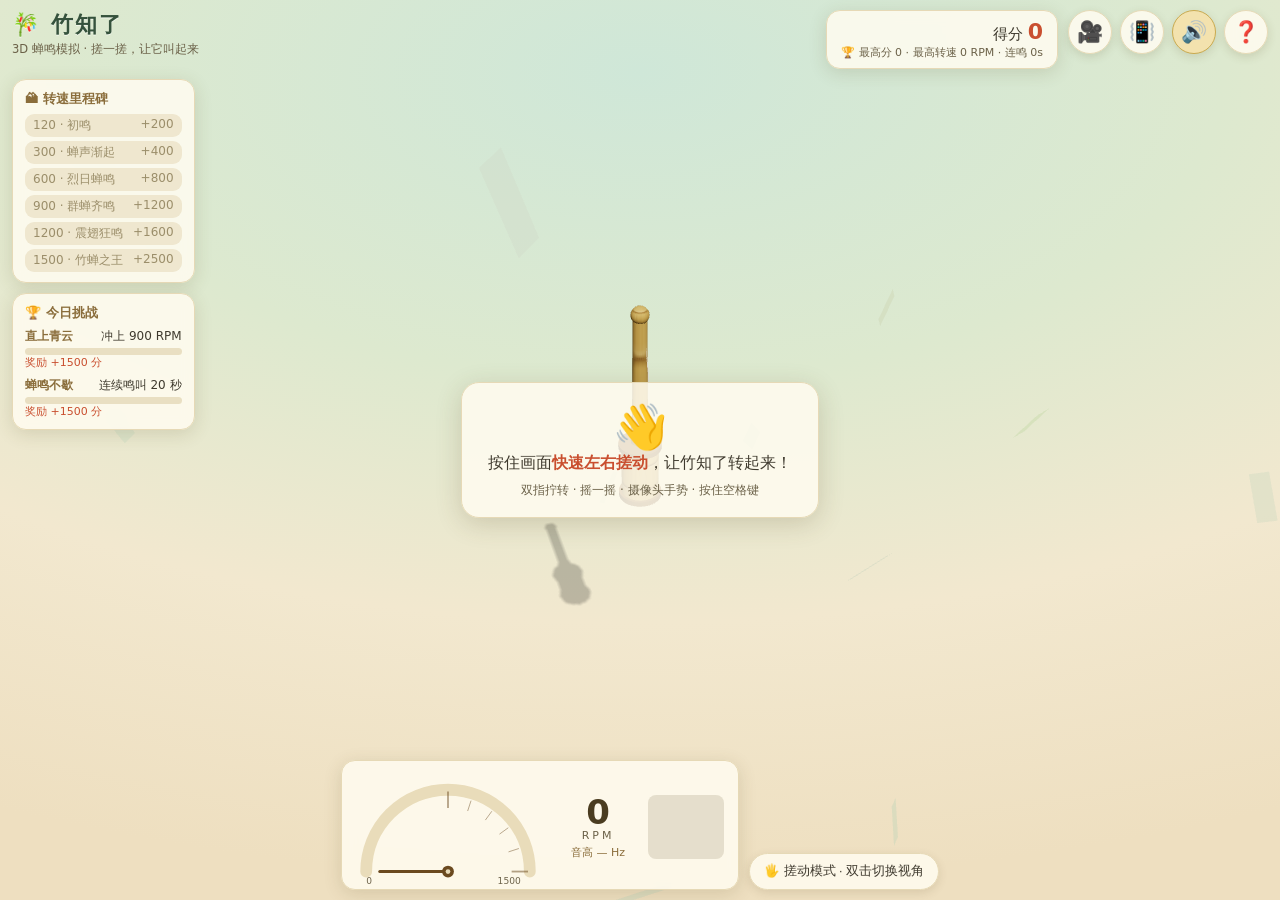
<file: index.html>
<!DOCTYPE html>
<html lang="zh-CN">
<head>
<meta charset="UTF-8" />
<meta name="viewport" content="width=device-width, initial-scale=1, maximum-scale=1, user-scalable=no, viewport-fit=cover" />
<meta name="theme-color" content="#3e5c46" />
<title>竹知了 · 3D 蝉鸣模拟器</title>
<link rel="icon" href="data:image/svg+xml,%3Csvg xmlns='http://www.w3.org/2000/svg' viewBox='0 0 100 100'%3E%3Ctext y='0.9em' font-size='90'%3E%F0%9F%8E%8B%3C/text%3E%3C/svg%3E" />
<link rel="stylesheet" href="css/style.css" />
<script type="importmap">
{
  "imports": {
    "three": "./js/vendor/three.module.js",
    "three/addons/": "./js/vendor/",
    "three/addons/controls/OrbitControls.js": "./js/vendor/OrbitControls.js"
  }
}
</script>
</head>
<body>
<div id="app">
  <canvas id="gl"></canvas>

  <div id="hud">
    <header id="topbar">
      <div id="title">
        <h1>🎋 竹知了</h1>
        <p>3D 蝉鸣模拟 · 搓一搓，让它叫起来</p>
      </div>

      <div id="scoreCard" class="card">
        <div class="score-line">得分 <b id="score">0</b></div>
        <div class="sub" id="bestLine">🏆 最高分 0 · 最高转速 0 RPM</div>
      </div>

      <div id="ctrlBtns">
        <button id="btnCam" class="icon-btn" title="摄像头手势控制">🎥</button>
        <button id="btnShake" class="icon-btn" title="摇一摇（手机）">📳</button>
        <button id="btnSound" class="icon-btn on" title="静音">🔊</button>
        <button id="btnHelp" class="icon-btn" title="玩法说明">❓</button>
      </div>
    </header>

    <aside id="col-left">
      <div id="cardMiles" class="card">
        <h2>🏔 转速里程碑</h2>
        <ul id="milestones"></ul>
      </div>
      <div id="cardChal" class="card">
        <h2>🏆 今日挑战</h2>
        <div id="challenges"></div>
      </div>
    </aside>

    <aside id="col-right">
      <div id="handBox" class="card hidden">
        <video id="handVideo" playsinline muted></video>
        <canvas id="handCv" width="160" height="120"></canvas>
        <span id="handStatus" class="dot"></span>
        <span id="handLabel">手势识别</span>
      </div>
    </aside>

    <footer id="bottombar">
      <div id="gaugeCard" class="card">
        <svg id="gauge" viewBox="0 0 220 132" aria-label="转速表">
          <defs>
            <linearGradient id="gaugeGrad" x1="0" y1="0" x2="1" y2="0">
              <stop offset="0%" stop-color="#3f8f4f"/>
              <stop offset="55%" stop-color="#d8a522"/>
              <stop offset="100%" stop-color="#c94f2f"/>
            </linearGradient>
          </defs>
          <path d="M 20 115 A 90 90 0 0 1 200 115" fill="none" stroke="#e9dcba" stroke-width="13" stroke-linecap="round"/>
          <path id="gaugeArcFill" d="M 20 115 A 90 90 0 0 1 200 115" fill="none" stroke="url(#gaugeGrad)" stroke-width="13" stroke-linecap="round"
                stroke-dasharray="282.75" stroke-dashoffset="282.75"/>
          <g id="gaugeTicks"></g>
          <g id="gaugeNeedle" transform="rotate(-90 110 115)">
            <line x1="110" y1="115" x2="110" y2="40" stroke="#6b4a1f" stroke-width="3.4" stroke-linecap="round"/>
            <circle cx="110" cy="115" r="6.5" fill="#6b4a1f"/>
            <circle cx="110" cy="115" r="2.6" fill="#e9dcba"/>
          </g>
          <text x="20" y="129" class="g-label">0</text>
          <text x="190" y="129" class="g-label" text-anchor="end">1500</text>
        </svg>
        <div id="gaugeText">
          <div id="rpmVal">0</div>
          <div class="unit">RPM</div>
          <div id="hzVal">音高 — Hz</div>
        </div>
        <canvas id="fft" width="76" height="64"></canvas>
      </div>

      <div id="combo" class="card hidden">🔥 连鸣 <b id="comboTime">0.0</b>s <span id="mult">×1</span></div>
      <button id="modeChip" class="chip">🖐 搓动模式 · 双击切换视角</button>
    </footer>
  </div>

  <div id="hint">
    <div class="hint-card">
      <div class="hand">👋</div>
      按住画面<b>快速左右搓动</b>，让竹知了转起来！
      <div class="hint-sub">双指拧转 · 摇一摇 · 摄像头手势 · 按住空格键</div>
    </div>
  </div>

  <div id="toasts"></div>
  <div id="flash" class="hidden"></div>
  <div id="confetti"></div>
  <div id="errbox" class="hidden"></div>

  <div id="helpModal" class="modal hidden">
    <div class="modal-card">
      <button id="btnCloseHelp" class="icon-btn">✕</button>
      <h1>🎋 竹知了 · 玩法与原理</h1>

      <section>
        <h2>🧸 这是什么</h2>
        <p>竹知了是中国传统发声玩具：一截竹筒，一端蒙上竹膜或牛皮纸，膜中央开小孔；
        棉线穿过小孔，一头系在筒内的横签上，另一头系在竹柄上。
        搓动/甩动竹柄，棉线绞动带动竹筒绕线轴高速旋转，
        <b>棉线与膜孔边缘摩擦 → 膜振动 → 竹筒共鸣放大</b>，发出类似蝉鸣的“哇哇”声。</p>
        <svg id="diagram" viewBox="0 0 320 150" role="img" aria-label="竹知了构造图">
          <line x1="52" y1="18" x2="52" y2="128" stroke="#8a6d3b" stroke-width="8" stroke-linecap="round"/>
          <text x="30" y="78" class="dg">竹柄</text>
          <path d="M 52 20 C 96 44, 118 96, 168 118" fill="none" stroke="#b9a77e" stroke-width="3" stroke-dasharray="6 4"/>
          <text x="98" y="64" class="dg">棉线</text>
          <g transform="translate(150,104) rotate(-24)">
            <rect x="-74" y="-24" width="148" height="48" rx="10" fill="#d8b45f" stroke="#8a6a33" stroke-width="2"/>
            <rect x="-74" y="-18" width="148" height="6" fill="#a07c3c" opacity=".55"/>
            <rect x="-74" y="12" width="148" height="6" fill="#a07c3c" opacity=".55"/>
            <ellipse cx="74" cy="0" rx="9" ry="24" fill="#2b2012"/>
            <circle cx="-74" cy="0" r="24" fill="#dcc28d" stroke="#8a6a33" stroke-width="2"/>
            <circle cx="-74" cy="0" r="5" fill="#2b2012"/>
            <circle cx="-74" cy="0" r="2.4" fill="#dcc28d"/>
          </g>
          <text x="216" y="30" class="dg">膜(竹片/牛皮纸)</text>
          <text x="216" y="46" class="dg">中央小孔 + 棉线</text>
          <text x="216" y="118" class="dg">竹筒(共鸣腔)</text>
          <text x="216" y="134" class="dg">开口端</text>
          <line x1="216" y1="52" x2="206" y2="82" stroke="#8a6d3b" stroke-width="1" marker-end=""/>
          <line x1="216" y1="108" x2="202" y2="112" stroke="#8a6d3b" stroke-width="1"/>
        </svg>
      </section>

      <section>
        <h2>🎮 怎么玩</h2>
        <ul class="how">
          <li><b>🖐 搓动</b>：按住画面（或按住竹知了附近）快速左右来回搓 —— 搓得越快转得越快，叫得越响。</li>
          <li><b>🤏 双指拧转</b>（触屏）：两根手指在屏幕上像搓木柄一样拧。</li>
          <li><b>📳 摇一摇</b>：摇动手机，点“📳”按钮开启（iPhone 需授权）。</li>
          <li><b>🎥 摄像头手势</b>：点“🎥”开启，单手在镜头前快速左右摆动，或双手做“搓手”动作。</li>
          <li><b>⌨️ 键盘</b>：按住 <kbd>空格</kbd> / <kbd>←</kbd> / <kbd>→</kbd> 自动搓动。</li>
          <li><b>🔭 视角</b>：双击画面或右键拖动旋转视角；点底部“模式”按钮切换，视角模式下可拖动旋转、滚轮缩放，细看竹节与结构。</li>
        </ul>
      </section>

      <section>
        <h2>🔊 声音与物理（和真玩具一样）</h2>
        <ul class="how">
          <li>搓动给竹筒一个<b>初始角速度</b>，之后受<b>空气阻力</b>（∝转速²）与棉线摩擦影响自然衰减 —— 不搓就会慢慢停下。</li>
          <li>音调、响度由<b>实时转速连续驱动</b>：转速越高，摩擦频率越高 → 音调越高、越响；转速降下来，声音自然衰弱消失。</li>
          <li>转速快时离心力把竹筒甩起绕圈（锥摆），转速慢时垂下来摇摆。</li>
          <li>声音全部由 <b>Web Audio API 实时合成</b>（锯齿波 + 摩擦噪声 + 竹筒共鸣滤波），没有任何录音文件。</li>
        </ul>
      </section>

      <section>
        <h2>🏆 挑战规则</h2>
        <ul class="how">
          <li><b>转速里程碑</b>：120「初鸣」→ 300「蝉声渐起」→ 600「烈日蝉鸣」→ 900「群蝉齐鸣」→ 1200「震翅狂鸣」→ 1500「竹蝉之王」，首次达到有加分。</li>
          <li><b>连续鸣叫</b>：持续鸣叫每 4 秒倍率 +1（最高 ×8）；中断超过 1.5 秒倍率归零。</li>
          <li><b>今日挑战</b>：冲上 900 RPM / 连续鸣叫 20 秒，各奖 1500 分。</li>
          <li><b>纪录</b>：最高分、最高转速、最长连鸣保存在本机浏览器中。</li>
        </ul>
      </section>

      <p class="foot">构造与发声原理参考：百度百科《竹知了》、国立中山大学物理演示《竹蟬的聲學》、旋转气鸣器（bullroarer）声学研究 —— 音调随转速升高。</p>
      <button id="btnGotIt" class="primary">开始玩！</button>
    </div>
  </div>
</div>
<script>
  // 早期错误捕获（若 CDN/模块加载失败也能看到提示）
  window.addEventListener('error', function (e) {
    var el = document.getElementById('errbox');
    if (el) { el.hidden = false; el.textContent += 'JS: ' + (e.message || e.type) + ' ｜ '; }
  });
  window.addEventListener('unhandledrejection', function (e) {
    var el = document.getElementById('errbox');
    if (el) { el.hidden = false; el.textContent += '异步: ' + (e.reason && e.reason.message || e.reason) + ' ｜ '; }
  });
</script>
<script type="module" src="js/main.js"></script>
</body>
</html>
</file>
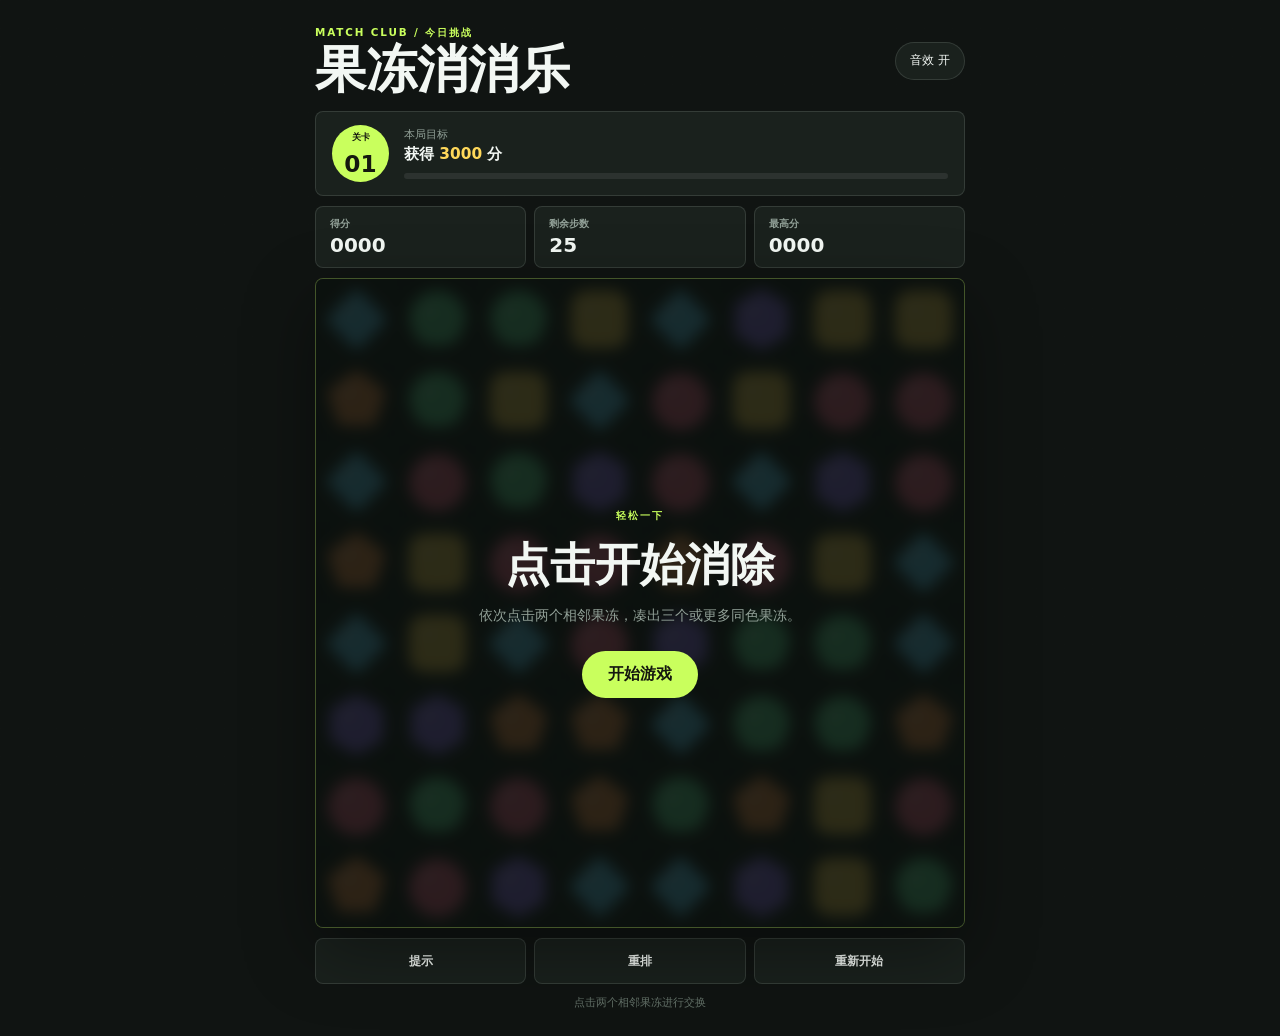
<file: guodong/index.html>
<!doctype html>
<html lang="zh-CN">
<head>
  <meta charset="UTF-8">
  <meta name="viewport" content="width=device-width, initial-scale=1, maximum-scale=1, user-scalable=no, viewport-fit=cover">
  <meta name="theme-color" content="#101412">
  <title>果冻消消乐</title>
  <link rel="stylesheet" href="style.css">
</head>
<body>
  <main class="game-shell">
    <header class="topbar">
      <div>
        <p class="eyebrow">MATCH CLUB / 今日挑战</p>
        <h1>果冻消消乐</h1>
      </div>
      <button id="soundButton" class="pill-button" type="button">音效 开</button>
    </header>

    <section class="mission" aria-label="关卡目标">
      <div class="level-badge"><span>关卡</span><strong>01</strong></div>
      <div class="mission-copy">
        <span>本局目标</span>
        <strong>获得 <b id="targetScore">3000</b> 分</strong>
        <div class="progress"><i id="progressBar"></i></div>
      </div>
    </section>

    <section class="stats" aria-label="游戏数据">
      <div><span>得分</span><strong id="score">0000</strong></div>
      <div><span>剩余步数</span><strong id="moves">25</strong></div>
      <div><span>最高分</span><strong id="best">0000</strong></div>
    </section>

    <section id="boardWrap" class="board-wrap">
      <canvas id="game" width="640" height="640" aria-label="消消乐游戏棋盘"></canvas>
      <div id="combo" class="combo" aria-live="polite"></div>
      <div id="overlay" class="overlay">
        <p id="overlayTag" class="eyebrow">轻松一下</p>
        <h2 id="overlayTitle">点击开始消除</h2>
        <p id="overlayText">依次点击两个相邻果冻，凑出三个或更多同色果冻。</p>
        <button id="startButton" class="primary-button" type="button">开始游戏</button>
      </div>
    </section>

    <div class="actions">
      <button id="hintButton" type="button">提示</button>
      <button id="shuffleButton" type="button">重排</button>
      <button id="restartButton" type="button">重新开始</button>
    </div>
    <p class="tip">点击两个相邻果冻进行交换</p>
  </main>
  <script src="game.js"></script>
</body>
</html>
</file>
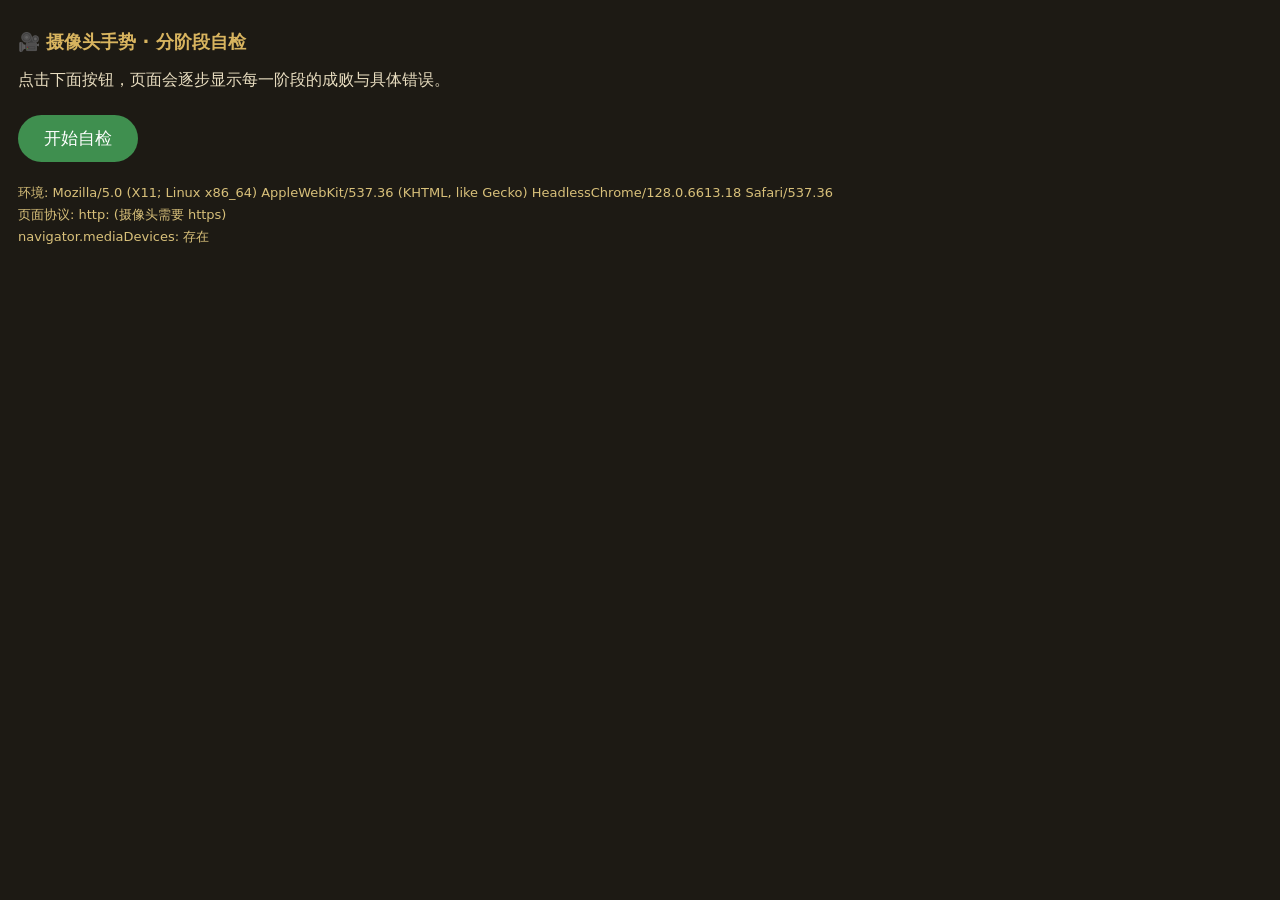
<file: camera-check.html>
<!DOCTYPE html>
<html lang="zh-CN">
<head>
<meta charset="UTF-8">
<meta name="viewport" content="width=device-width, initial-scale=1">
<title>摄像头自检 · 竹知了</title>
<style>
  body { font-family: system-ui, sans-serif; background: #1d1a14; color: #e8ddc0; padding: 18px; margin: 0; }
  h1 { font-size: 18px; color: #d8b45f; }
  button { font-size: 17px; padding: 12px 26px; border-radius: 24px; border: none; background: #3f8f4f; color: #fff; margin: 8px 0; }
  #log { margin-top: 12px; white-space: pre-wrap; font-size: 13px; line-height: 1.7; }
  .ok { color: #7dd67a; } .fail { color: #ff7a6a; } .info { color: #d8c07a; }
  #videoBox { position: relative; width: 240px; height: 180px; background: #000; border-radius: 10px; overflow: hidden; margin-top: 8px; display: none; }
  video, canvas { position: absolute; inset: 0; width: 100%; height: 100%; object-fit: cover; }
  video { transform: scaleX(-1); }
</style>
</head>
<body>
<h1>🎥 摄像头手势 · 分阶段自检</h1>
<p>点击下面按钮，页面会逐步显示每一阶段的成败与具体错误。</p>
<button id="go">开始自检</button>
<div id="videoBox"><video id="v" playsinline muted></video><canvas id="c" width="240" height="180"></canvas></div>
<div id="log"></div>
<script type="module" src="camera-check.js"></script>
</body>
</html>
</file>
<file: css/style.css>
/* ===== 竹知了 · 3D 蝉鸣模拟器 ===== */
:root {
  --ink: #3f3a2e;
  --ink-soft: #6b6148;
  --paper: rgba(255, 252, 240, 0.86);
  --paper-line: #e6d9b6;
  --accent: #8a6d3b;
  --green: #3f8f4f;
  --red: #c94f2f;
  --gold: #d8a522;
  --radius: 14px;
}

* { margin: 0; padding: 0; box-sizing: border-box; }

html, body {
  height: 100%;
  overflow: hidden;
  font-family: "PingFang SC", "Microsoft YaHei", "Noto Sans SC", system-ui, -apple-system, sans-serif;
  color: var(--ink);
  -webkit-user-select: none;
  user-select: none;
  -webkit-tap-highlight-color: transparent;
  overscroll-behavior: none;
}

#app { position: fixed; inset: 0; }

/* 天空渐变背景（画布透明，透出此背景） */
body {
  background:
    radial-gradient(120% 90% at 50% 8%, #cfe7d8 0%, #dde9cf 38%, #f2e8cf 68%, #eedfc0 100%);
}

#gl {
  position: absolute; inset: 0;
  width: 100%; height: 100%;
  display: block;
  touch-action: none;
  cursor: grab;
}
#gl.rubbing { cursor: grabbing; }

/* ===== HUD 网格 ===== */
#hud {
  position: fixed; inset: 0;
  display: grid;
  grid-template-columns: auto 1fr auto;
  grid-template-rows: auto 1fr auto;
  gap: 10px;
  padding:
    calc(10px + env(safe-area-inset-top, 0px))
    calc(12px + env(safe-area-inset-right, 0px))
    calc(10px + env(safe-area-inset-bottom, 0px))
    calc(12px + env(safe-area-inset-left, 0px));
  pointer-events: none;
  z-index: 10;
}

.card {
  background: var(--paper);
  border: 1px solid var(--paper-line);
  border-radius: var(--radius);
  box-shadow: 0 4px 18px rgba(90, 72, 34, 0.16);
  backdrop-filter: blur(7px);
  -webkit-backdrop-filter: blur(7px);
  pointer-events: auto;
}

/* ===== 顶栏 ===== */
#topbar {
  grid-column: 1 / 4;
  display: flex;
  align-items: flex-start;
  gap: 10px;
  flex-wrap: wrap;
}
#title { flex: 1 1 200px; min-width: 150px; }
#title h1 {
  font-size: 22px;
  letter-spacing: 2px;
  color: #35523c;
  text-shadow: 0 1px 0 rgba(255,255,255,.6);
  display: inline-block;
}
#title p { font-size: 11.5px; color: var(--ink-soft); margin-top: 2px; }

#scoreCard { padding: 8px 14px; text-align: right; }
.score-line { font-size: 15px; }
.score-line b { font-size: 22px; color: var(--red); font-variant-numeric: tabular-nums; }
#scoreCard .sub { font-size: 11px; color: var(--ink-soft); margin-top: 1px; }

#ctrlBtns { display: flex; gap: 8px; }
.icon-btn {
  width: 44px; height: 44px;
  font-size: 21px;
  border-radius: 50%;
  border: 1px solid var(--paper-line);
  background: var(--paper);
  box-shadow: 0 3px 10px rgba(90,72,34,.16);
  cursor: pointer;
  transition: transform .12s ease, filter .12s ease;
  backdrop-filter: blur(7px);
  display: grid; place-items: center;
  pointer-events: auto;   /* 恢复点击（#hud 整层为 pointer-events:none 让画布穿透） */
}
.icon-btn:active { transform: scale(.9); }
.icon-btn.on { background: #f3e2ae; border-color: #c9a94e; }
.icon-btn.off { filter: grayscale(.75) opacity(.8); }
.icon-btn.small { width: 34px; height: 34px; font-size: 17px; position: absolute; top: 8px; right: 8px; }

/* ===== 左栏 ===== */
#col-left { grid-column: 1; grid-row: 2; align-self: start; display: flex; flex-direction: column; gap: 10px; }
#cardMiles, #cardChal { padding: 10px 12px; }
#cardMiles h2, #cardChal h2 { font-size: 13px; color: var(--accent); margin-bottom: 6px; }

#milestones { list-style: none; display: flex; flex-direction: column; gap: 4px; }
#milestones li {
  font-size: 12px;
  padding: 3px 8px;
  border-radius: 9px;
  background: #efe7cf;
  color: #9b8e6a;
  display: flex; justify-content: space-between; gap: 10px;
  transition: all .25s ease;
}
#milestones li.done { background: #dcecd3; color: #3f6b46; }
#milestones li.now { background: #f6e3b3; color: #8a6416; font-weight: bold; }
#milestones li .b { font-variant-numeric: tabular-nums; }

.chal { margin-bottom: 7px; }
.chal:last-child { margin-bottom: 0; }
.chal .c-head { display: flex; justify-content: space-between; font-size: 12px; margin-bottom: 3px; }
.chal .c-head b { color: var(--accent); }
.chal .bar { height: 7px; border-radius: 4px; background: #e9dfc2; overflow: hidden; }
.chal .bar i {
  display: block; height: 100%; width: 0%;
  background: linear-gradient(90deg, #6fae4a, #e0b93e);
  border-radius: 4px;
  transition: width .18s linear;
}
.chal.done .c-head b { color: var(--green); }
.chal.done .bar i { background: var(--green); }
.chal .c-reward { font-size: 11px; color: var(--red); }

/* ===== 右栏 ===== */
#col-right { grid-column: 3; grid-row: 2; align-self: end; display: flex; flex-direction: column; gap: 10px; }
#handBox {
  position: relative;
  width: 168px; height: 126px;
  overflow: hidden;
  background: #20180e;
}
#handVideo { position: absolute; inset: 0; width: 100%; height: 100%; object-fit: cover; transform: scaleX(-1); }
#handCv { position: absolute; inset: 0; width: 100%; height: 100%; }
#handLabel {
  position: absolute; left: 6px; bottom: 4px;
  font-size: 10px; color: #fff; background: rgba(0,0,0,.45);
  padding: 1px 6px; border-radius: 7px;
}
.dot {
  position: absolute; top: 6px; right: 6px;
  width: 10px; height: 10px; border-radius: 50%;
  background: #888; box-shadow: 0 0 0 2px rgba(0,0,0,.35);
}
.dot.live { background: #5bd66f; animation: blink 1.2s infinite; }
.dot.load { background: #e0b93e; animation: blink .6s infinite; }
.dot.err { background: #e05b5b; }

/* ===== 底栏 ===== */
#bottombar {
  grid-column: 1 / 4; grid-row: 3;
  display: flex; align-items: flex-end; justify-content: center; gap: 10px;
  flex-wrap: wrap;
}
#gaugeCard {
  display: flex; align-items: center; gap: 6px;
  padding: 6px 14px 2px 6px;
}
#gauge { width: 200px; height: 120px; display: block; }
.g-label { font-size: 10px; fill: var(--ink-soft); }
/* 表针角度由 JS 写 transform 属性，不能用 CSS transform 覆盖 */
#gaugeText { text-align: center; min-width: 88px; }
#rpmVal { font-size: 34px; font-weight: 800; color: #4a3c20; line-height: 1; font-variant-numeric: tabular-nums; }
#gaugeText .unit { font-size: 11px; color: var(--ink-soft); letter-spacing: 3px; }
#hzVal { font-size: 11px; color: var(--accent); margin-top: 3px; }
#fft { width: 76px; height: 64px; display: block; border-radius: 8px; background: rgba(90,72,34,.07); }

#combo { padding: 8px 14px; font-size: 13px; white-space: nowrap; }
#combo b { color: var(--red); font-size: 15px; font-variant-numeric: tabular-nums; }
#combo #mult {
  display: inline-block; margin-left: 4px;
  background: var(--red); color: #fff;
  border-radius: 9px; padding: 0 7px; font-weight: bold;
}

.chip {
  border: 1px solid var(--paper-line);
  background: var(--paper);
  color: var(--ink);
  border-radius: 20px;
  padding: 9px 14px;
  font-size: 12.5px;
  cursor: pointer;
  box-shadow: 0 3px 10px rgba(90,72,34,.14);
  pointer-events: auto;
  backdrop-filter: blur(7px);
  transition: transform .12s ease;
}
.chip:active { transform: scale(.94); }
.chip.view { background: #dcecd3; border-color: #9dbd8f; }

/* ===== 提示 ===== */
#hint {
  position: fixed; inset: 0;
  display: grid; place-items: center;
  pointer-events: none;
  z-index: 9;
  transition: opacity .6s ease;
}
#hint.fade { opacity: 0; }
.hint-card {
  text-align: center;
  background: var(--paper);
  border: 1px solid var(--paper-line);
  border-radius: 18px;
  padding: 18px 26px;
  font-size: 16px;
  box-shadow: 0 6px 26px rgba(90,72,34,.2);
  max-width: 88vw;
}
.hint-card .hand { font-size: 44px; animation: wave 1s ease-in-out infinite; }
.hint-card b { color: var(--red); }
.hint-sub { font-size: 12px; color: var(--ink-soft); margin-top: 8px; }

/* ===== Toast / 特效 ===== */
#toasts {
  position: fixed; top: 74px; left: 0; right: 0;
  display: flex; flex-direction: column; align-items: center; gap: 8px;
  pointer-events: none; z-index: 30;
}
.toast {
  background: rgba(64, 52, 28, 0.92);
  color: #f7efd8;
  border-radius: 20px;
  padding: 8px 18px;
  font-size: 14px;
  box-shadow: 0 4px 16px rgba(0,0,0,.3);
  animation: toastIn .3s ease, toastOut .5s ease 2.1s forwards;
}
.toast.big { font-size: 17px; padding: 12px 24px; background: linear-gradient(135deg, #b0762c, #8a5a1c); }

#flash {
  position: fixed; inset: 0; z-index: 20; pointer-events: none;
  background: radial-gradient(circle at 50% 45%, rgba(255, 232, 160, 0.85), rgba(255, 214, 90, 0) 65%);
  animation: flashFade .7s ease forwards;
}

#confetti { position: fixed; inset: 0; pointer-events: none; z-index: 25; overflow: hidden; }
.conf {
  position: absolute; top: -16px;
  width: 9px; height: 14px;
  border-radius: 2px;
  animation: confFall var(--dur, 1.2s) ease-in var(--delay, 0s) forwards;
}

/* ===== 错误条 ===== */
#errbox {
  position: fixed; top: 0; left: 0; right: 0; z-index: 99;
  background: #a33; color: #fff;
  font-size: 12px; padding: 8px 12px;
}

/* ===== 弹窗 ===== */
.modal {
  position: fixed; inset: 0; z-index: 40;
  background: rgba(40, 32, 16, 0.5);
  display: grid; place-items: center;
  padding: 14px;
}
.modal-card {
  position: relative;
  background: #fdf8ea;
  border: 1px solid var(--paper-line);
  border-radius: 18px;
  max-width: 620px; width: 100%;
  max-height: 86vh;
  overflow-y: auto;
  padding: 22px 26px;
  box-shadow: 0 12px 40px rgba(0,0,0,.35);
  -webkit-overflow-scrolling: touch;
}
.modal-card h1 { font-size: 20px; margin-bottom: 8px; color: #35523c; }
.modal-card section { margin: 12px 0 4px; }
.modal-card h2 { font-size: 14.5px; color: var(--accent); margin-bottom: 5px; }
.modal-card p { font-size: 13px; line-height: 1.75; }
.modal-card p.foot { font-size: 11px; color: var(--ink-soft); margin-top: 12px; }
.how { list-style: none; }
.how li { font-size: 13px; line-height: 1.7; padding: 3px 0 3px 4px; }
kbd {
  background: #efe7cf; border: 1px solid #cdbb8e; border-bottom-width: 2px;
  border-radius: 5px; padding: 0 5px; font-size: 11.5px; font-family: inherit;
}
#diagram { width: 100%; max-width: 340px; margin: 4px auto; display: block; }
.dg { font-size: 9px; fill: var(--ink-soft); }
.primary {
  display: block; margin: 14px auto 0;
  background: linear-gradient(135deg, #4d8f57, #3c7a49);
  color: #fff; border: none;
  border-radius: 24px;
  padding: 11px 34px;
  font-size: 15px; cursor: pointer;
  box-shadow: 0 4px 14px rgba(61, 122, 73, .4);
}
.primary:active { transform: scale(.96); }

.hidden { display: none !important; }

/* ===== 动画 ===== */
@keyframes wave { 0%,100% { transform: translateX(-8px) rotate(-12deg);} 50% { transform: translateX(8px) rotate(12deg);} }
@keyframes blink { 0%,100% { opacity: 1;} 50% { opacity: .35;} }
@keyframes toastIn { from { opacity: 0; transform: translateY(-10px);} to { opacity: 1; transform: none;} }
@keyframes toastOut { to { opacity: 0; transform: translateY(-14px);} }
@keyframes flashFade { from { opacity: 1;} to { opacity: 0;} }
@keyframes confFall {
  0% { transform: translateY(0) rotate(0deg); opacity: 1; }
  100% { transform: translateY(var(--drop, 90vh)) rotate(var(--rot, 540deg)); opacity: .9; }
}

/* ===== 响应式 ===== */
@media (max-width: 900px) {
  #col-left {
    grid-column: 1 / 4; grid-row: 2;
    flex-direction: row;
    overflow-x: auto;
    max-width: 100%;
    padding-bottom: 2px;
  }
  #cardMiles { flex: 0 0 auto; }
  #cardChal { flex: 0 0 auto; width: 240px; }
  #milestones { flex-direction: row; flex-wrap: nowrap; gap: 4px; }
  #milestones li { white-space: nowrap; }
  #gauge { width: 158px; height: 95px; }
  #rpmVal { font-size: 26px; }
  #title h1 { font-size: 19px; }
  #handBox { width: 130px; height: 98px; }
}

@media (max-width: 520px), (max-height: 480px) {
  #title p, #scoreCard .sub { display: none; }
  #scoreCard { padding: 6px 10px; }
  .score-line b { font-size: 19px; }
  .icon-btn { width: 40px; height: 40px; font-size: 19px; }
  #cardMiles, #cardChal { padding: 7px 9px; }
  #gaugeText { min-width: 64px; }
  #rpmVal { font-size: 22px; }
  #fft { width: 56px; height: 48px; }
  #gaugeCard { padding: 4px 8px 2px 2px; }
  .chip { font-size: 11px; padding: 8px 11px; }
  #combo { padding: 6px 10px; font-size: 12px; }
}
</file>
<file: guodong/style.css>
:root {
  color-scheme: dark;
  --bg: #101412;
  --surface: #1a211d;
  --surface-2: #222b26;
  --line: rgba(232, 255, 241, .12);
  --text: #f2f7f3;
  --muted: #92a198;
  --lime: #c9ff5d;
  --yellow: #ffd85a;
  --pink: #ff6f91;
}

* { box-sizing: border-box; }

body {
  margin: 0;
  min-height: 100vh;
  display: grid;
  place-items: center;
  padding: 26px 16px;
  overflow-x: hidden;
  color: var(--text);
  background: var(--bg);
  font-family: Inter, ui-sans-serif, system-ui, -apple-system, "Segoe UI", sans-serif;
}

body::before {
  content: "";
  position: fixed;
  inset: 0;
  pointer-events: none;
  opacity: .24;
  background-image: linear-gradient(rgba(255,255,255,.025) 1px, transparent 1px), linear-gradient(90deg, rgba(255,255,255,.025) 1px, transparent 1px);
  background-size: 28px 28px;
}

button { font: inherit; transition: transform .12s ease, border-color .12s ease; }
button:active { transform: scale(.97); }
.game-shell { position: relative; width: min(100%, 650px); }
.topbar { display: flex; align-items: center; justify-content: space-between; margin-bottom: 16px; }
.eyebrow { margin: 0; color: var(--lime); font-size: .65rem; font-weight: 900; letter-spacing: .18em; text-transform: uppercase; }
h1 { margin: 4px 0 0; font-size: clamp(2rem, 8vw, 3.2rem); line-height: 1; letter-spacing: 0; }
.pill-button, .actions button { border: 1px solid var(--line); color: var(--text); background: var(--surface); cursor: pointer; }
.pill-button { width: auto; padding: 10px 14px; border-radius: 99px; font-size: .74rem; }

.mission { display: flex; align-items: center; gap: 15px; margin-bottom: 10px; padding: 13px 16px; border: 1px solid var(--line); border-radius: 8px; background: var(--surface); }
.level-badge { display: grid; place-items: center; width: 57px; height: 57px; flex: 0 0 57px; border-radius: 50%; color: #15180f; background: var(--lime); }
.level-badge span { font-size: .58rem; font-weight: 900; }
.level-badge strong { margin-top: -5px; font-size: 1.45rem; }
.mission-copy { flex: 1; min-width: 0; }
.mission-copy > span { display: block; color: var(--muted); font-size: .68rem; }
.mission-copy > strong { display: block; margin: 2px 0 8px; font-size: .96rem; }
.mission-copy b { color: var(--yellow); }
.progress { height: 6px; overflow: hidden; border-radius: 99px; background: rgba(255,255,255,.08); }
.progress i { display: block; width: 0; height: 100%; border-radius: inherit; background: var(--yellow); transition: width .25s ease; }

.stats { display: grid; grid-template-columns: repeat(3, 1fr); gap: 8px; margin-bottom: 10px; }
.stats div { padding: 10px 14px; border: 1px solid var(--line); border-radius: 8px; background: var(--surface); }
.stats span { display: block; color: var(--muted); font-size: .62rem; font-weight: 700; }
.stats strong { display: block; margin-top: 2px; font-size: 1.25rem; font-variant-numeric: tabular-nums; }

.board-wrap { position: relative; overflow: hidden; border: 1px solid rgba(201,255,93,.25); border-radius: 8px; background: #151c18; box-shadow: 0 24px 70px rgba(0,0,0,.38); touch-action: none; user-select: none; -webkit-user-select: none; }
canvas { display: block; width: 100%; aspect-ratio: 1; touch-action: none; }
.overlay { position: absolute; inset: 0; display: flex; flex-direction: column; align-items: center; justify-content: center; padding: 30px; text-align: center; background: rgba(10,14,12,.86); backdrop-filter: blur(7px); }
.overlay.hidden { display: none; }
.overlay h2 { margin: 12px 0 9px; font-size: clamp(1.8rem, 7vw, 2.8rem); }
.overlay > p:not(.eyebrow) { max-width: 360px; margin: 0 0 24px; color: var(--muted); font-size: .9rem; line-height: 1.6; }
.primary-button { padding: 13px 26px; border: 0; border-radius: 99px; color: #15180f; background: var(--lime); font-weight: 900; cursor: pointer; }
.combo { position: absolute; left: 50%; top: 45%; z-index: 3; color: white; font-size: 2rem; font-weight: 1000; text-shadow: 0 3px 0 #d34568, 0 8px 20px rgba(0,0,0,.35); transform: translate(-50%, -50%) scale(.5); opacity: 0; pointer-events: none; }
.combo.show { animation: combo-pop .7s ease; }
@keyframes combo-pop { 0% { opacity: 0; transform: translate(-50%,-50%) scale(.5); } 35% { opacity: 1; transform: translate(-50%,-50%) scale(1.15); } 75% { opacity: 1; transform: translate(-50%,-50%) scale(1); } 100% { opacity: 0; transform: translate(-50%,-65%) scale(1); } }
.actions { display: grid; grid-template-columns: repeat(3, 1fr); gap: 8px; margin-top: 10px; }
.actions button { min-height: 46px; padding: 10px; border-radius: 8px; font-size: .78rem; font-weight: 800; }
.tip { margin: 12px 0 0; color: #637168; text-align: center; font-size: .68rem; }

@media (max-width: 700px) {
  body { min-height: 100svh; padding: max(12px, env(safe-area-inset-top)) 11px max(14px, env(safe-area-inset-bottom)); align-items: start; overscroll-behavior: none; }
  .topbar { margin-bottom: 10px; }
  h1 { font-size: 2.25rem; }
  .mission { padding: 9px 12px; }
  .level-badge { width: 48px; height: 48px; flex-basis: 48px; }
  .stats div { padding: 8px 11px; }
  .board-wrap { border-radius: 7px; }
}

@media (max-height: 730px) and (pointer: coarse) {
  .eyebrow { font-size: .58rem; }
  h1 { font-size: 1.8rem; }
  .mission { display: none; }
  .tip { display: none; }
}
</file>
